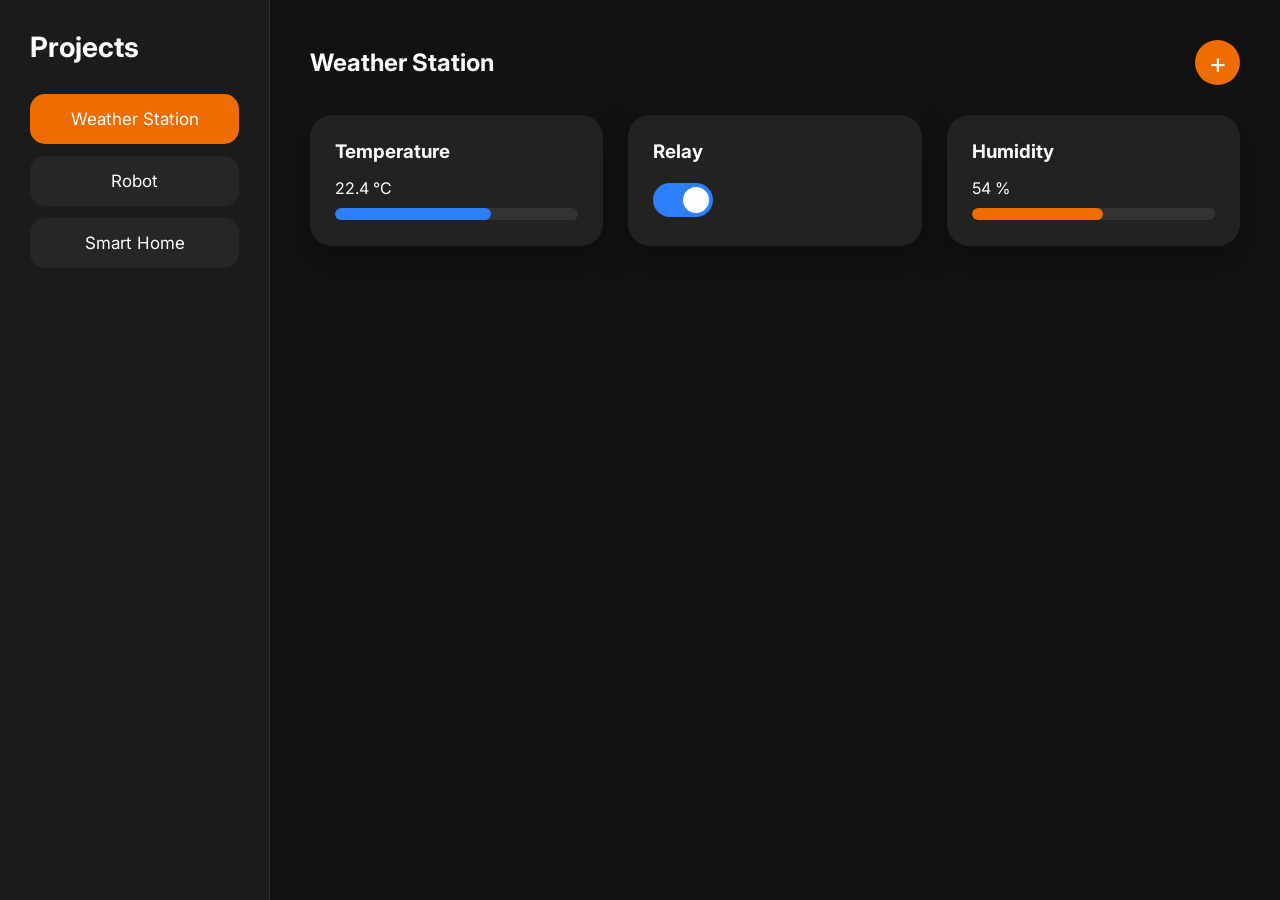
<file: app/src/main/assets/index.html>
<!DOCTYPE html>
<html lang="de">
<head>
    <meta charset="UTF-8">
    <title>Projects Dashboard</title>

    <link rel="stylesheet" href="style.css">

    <link href="https://fonts.googleapis.com/css2?family=Inter:wght@300;400;600;700&display=swap" rel="stylesheet">
</head>

<body>

<div class="sidebar">

    <h1>Projects</h1>

    <button class="project active">Weather Station</button>
    <button class="project">Robot</button>
    <button class="project">Smart Home</button>

</div>

<div class="content">

    <div class="topbar">

        <h2>Weather Station</h2>

        <button class="add">
            +
        </button>

    </div>

    <div class="cards">

        <div class="card">

            <h3>Temperature</h3>

            <div class="sensor">

                <span>22.4 °C</span>

                <div class="progress">

                    <div class="fill blue" style="width:64%"></div>

                </div>

            </div>

        </div>

        <div class="card">

            <h3>Relay</h3>

            <label class="switch">

                <input type="checkbox" checked>

                <span class="slider"></span>

            </label>

        </div>

        <div class="card">

            <h3>Humidity</h3>

            <div class="sensor">

                <span>54 %</span>

                <div class="progress">

                    <div class="fill orange" style="width:54%"></div>

                </div>

            </div>

        </div>

    </div>

</div>

<script src="script.js"></script>

</body>
</html>
</file>
<file: app/src/main/assets/style.css>
*{
margin:0;
padding:0;
box-sizing:border-box;
font-family:Inter,sans-serif;
}

body{

display:flex;
background:#121212;
color:white;
height:100vh;

}

.sidebar{

width:270px;
background:#1b1b1b;

padding:30px;

border-right:1px solid #303030;

}

.sidebar h1{

margin-bottom:30px;
font-size:28px;

}

.project{

width:100%;
padding:15px;
margin-bottom:12px;

background:#262626;

color:white;

border:none;

border-radius:15px;

cursor:pointer;

transition:.3s;

font-size:17px;

}

.project:hover{

background:#2d7ff9;

transform:translateX(5px);

}

.project.active{

background:#ef6c00;

}

.content{

flex:1;

padding:40px;

}

.topbar{

display:flex;

justify-content:space-between;

align-items:center;

margin-bottom:30px;

}

.add{

width:45px;

height:45px;

border:none;

border-radius:50%;

background:#ef6c00;

color:white;

font-size:28px;

cursor:pointer;

transition:.3s;

}

.add:hover{

transform:rotate(90deg);

}

.cards{

display:grid;

grid-template-columns:repeat(auto-fill,minmax(280px,1fr));

gap:25px;

}

.card{

background:rgba(40,40,40,.75);

backdrop-filter:blur(20px);

padding:25px;

border-radius:22px;

transition:.3s;

box-shadow:0 15px 35px rgba(0,0,0,.3);

}

.card:hover{

transform:translateY(-6px);

}

.sensor{

margin-top:15px;

}

.progress{

height:12px;

border-radius:50px;

background:#333;

overflow:hidden;

margin-top:10px;

}

.fill{

height:100%;

border-radius:50px;

}

.blue{

background:#2d7ff9;

}

.orange{

background:#ef6c00;

}

.switch{

position:relative;

display:inline-block;

width:60px;

height:34px;

margin-top:20px;

}

.switch input{

display:none;

}

.slider{

position:absolute;

inset:0;

background:#555;

border-radius:50px;

transition:.3s;

}

.slider:before{

content:"";

position:absolute;

width:26px;

height:26px;

left:4px;

top:4px;

background:white;

border-radius:50%;

transition:.3s;

}

input:checked+.slider{

background:#2d7ff9;

}

input:checked+.slider:before{

transform:translateX(26px);

}
</file>
